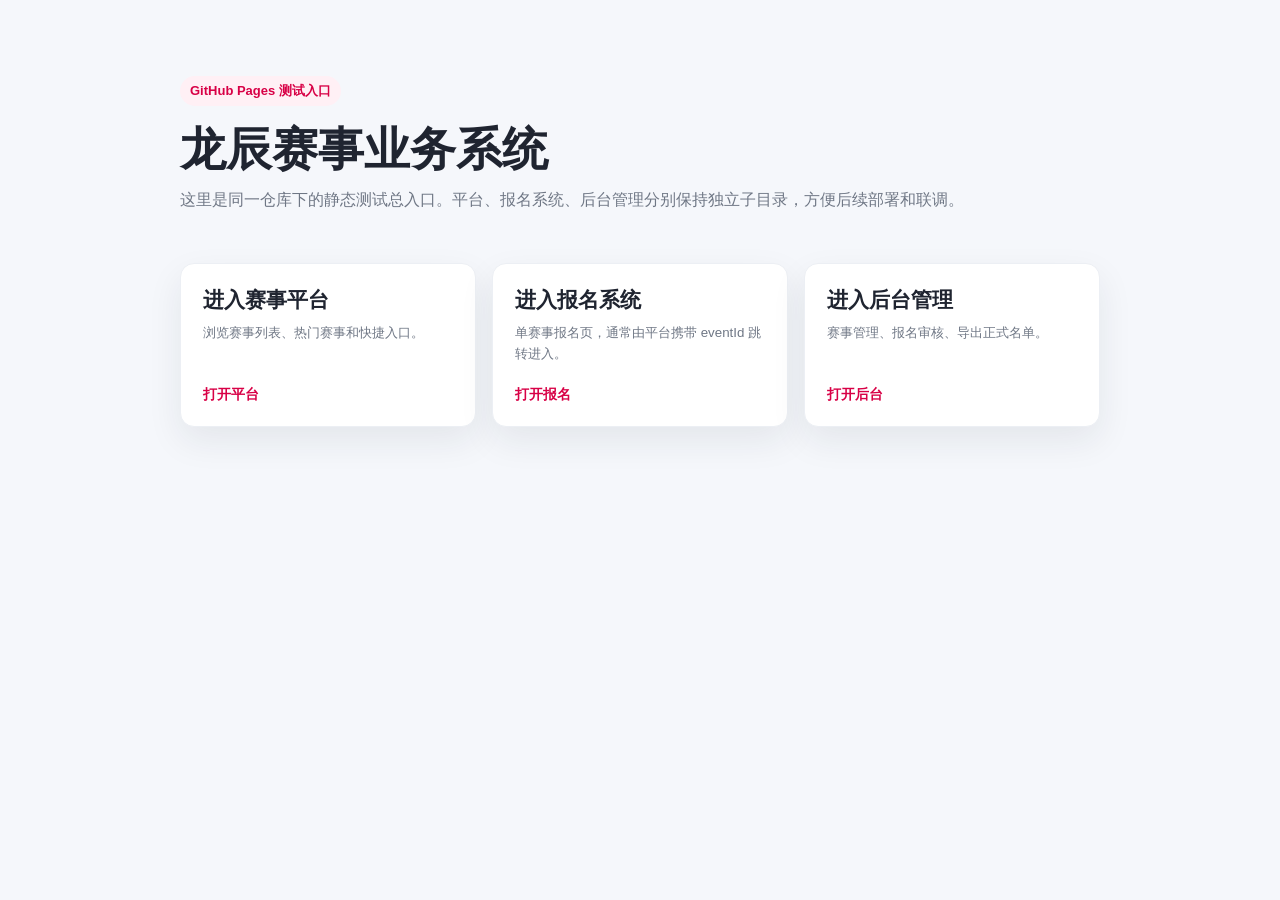
<file: index.html>
<!doctype html>
<html lang="zh-CN">
  <head>
    <meta charset="UTF-8" />
    <meta name="viewport" content="width=device-width, initial-scale=1.0" />
    <title>龙辰赛事系统测试入口</title>
    <style>
      :root {
        color-scheme: light;
        --primary: #d80046;
        --text: #1f2430;
        --muted: #6f7785;
        --line: #eceff4;
        --bg: #f5f7fb;
        --card: #ffffff;
      }

      * {
        box-sizing: border-box;
      }

      body {
        margin: 0;
        min-height: 100vh;
        font-family: -apple-system, BlinkMacSystemFont, "Segoe UI", sans-serif;
        background: var(--bg);
        color: var(--text);
      }

      main {
        width: min(960px, 100%);
        margin: 0 auto;
        padding: 48px 20px;
      }

      .hero {
        padding: 28px 0 22px;
      }

      .hero span {
        display: inline-flex;
        padding: 6px 10px;
        border-radius: 999px;
        background: #fff0f5;
        color: var(--primary);
        font-size: 13px;
        font-weight: 700;
      }

      h1 {
        margin: 18px 0 10px;
        font-size: clamp(30px, 6vw, 46px);
        line-height: 1.12;
      }

      p {
        margin: 0;
        color: var(--muted);
        line-height: 1.7;
      }

      .entry-grid {
        display: grid;
        grid-template-columns: repeat(3, minmax(0, 1fr));
        gap: 16px;
        margin-top: 28px;
      }

      .entry-card {
        display: flex;
        min-height: 164px;
        flex-direction: column;
        justify-content: space-between;
        padding: 22px;
        border: 1px solid var(--line);
        border-radius: 14px;
        background: var(--card);
        color: inherit;
        text-decoration: none;
        box-shadow: 0 14px 35px rgba(31, 36, 48, 0.08);
      }

      .entry-card strong {
        display: block;
        margin-bottom: 8px;
        font-size: 21px;
      }

      .entry-card small {
        color: var(--muted);
        line-height: 1.6;
      }

      .entry-card b {
        color: var(--primary);
        font-size: 14px;
      }

      @media (max-width: 720px) {
        main {
          padding-top: 28px;
        }

        .entry-grid {
          grid-template-columns: 1fr;
        }
      }
    </style>
  </head>
  <body>
    <main>
      <section class="hero">
        <span>GitHub Pages 测试入口</span>
        <h1>龙辰赛事业务系统</h1>
        <p>这里是同一仓库下的静态测试总入口。平台、报名系统、后台管理分别保持独立子目录，方便后续部署和联调。</p>
      </section>

      <section class="entry-grid" aria-label="系统入口">
        <a class="entry-card" href="./event-platform/">
          <div>
            <strong>进入赛事平台</strong>
            <small>浏览赛事列表、热门赛事和快捷入口。</small>
          </div>
          <b>打开平台</b>
        </a>
        <a class="entry-card" href="./registration-system/">
          <div>
            <strong>进入报名系统</strong>
            <small>单赛事报名页，通常由平台携带 eventId 跳转进入。</small>
          </div>
          <b>打开报名</b>
        </a>
        <a class="entry-card" href="./event-admin/">
          <div>
            <strong>进入后台管理</strong>
            <small>赛事管理、报名审核、导出正式名单。</small>
          </div>
          <b>打开后台</b>
        </a>
      </section>
    </main>
  </body>
</html>
</file>
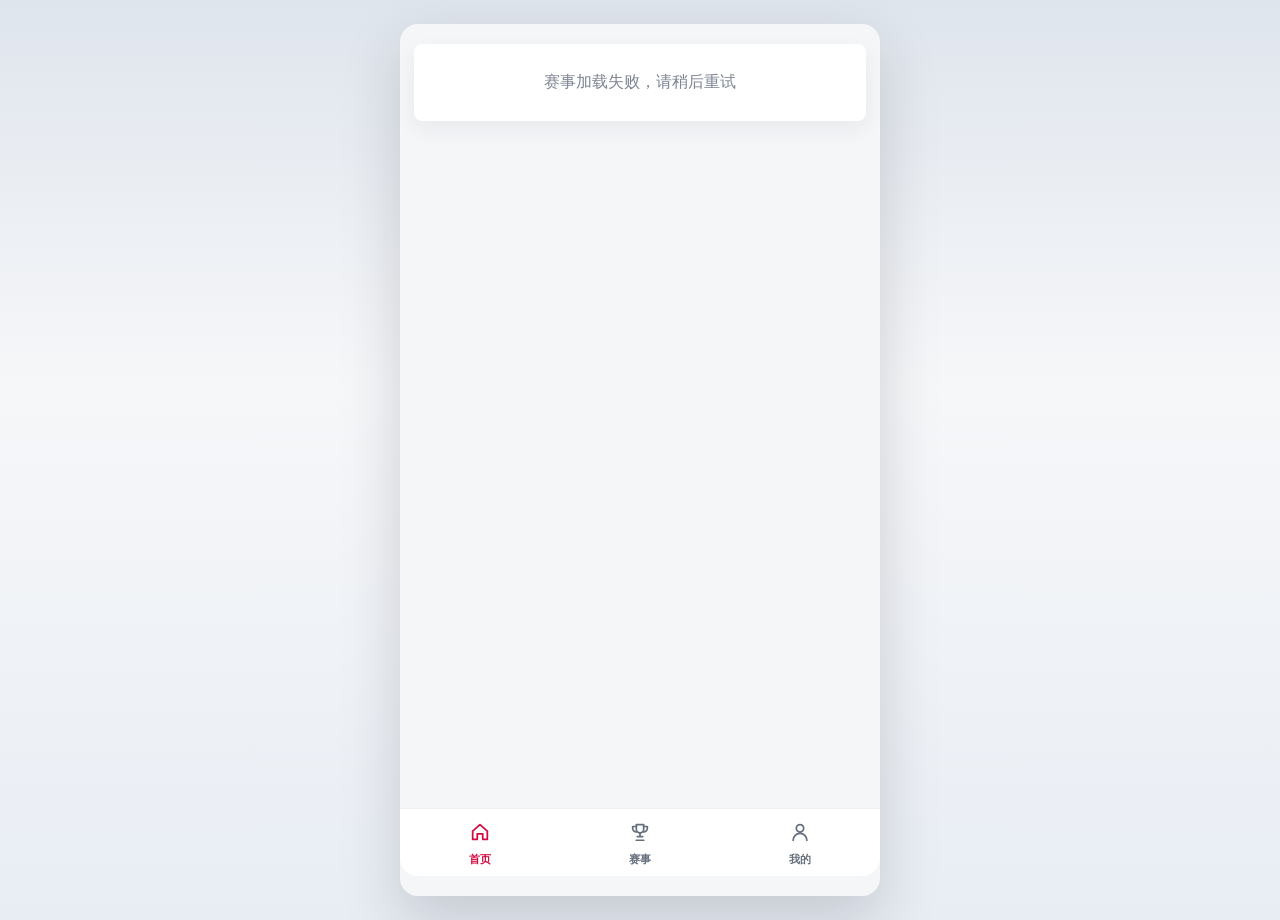
<file: event-platform/index.html>
<!doctype html>
<html lang="zh-CN">
  <head>
    <meta charset="UTF-8" />
    <meta name="viewport" content="width=device-width, initial-scale=1.0" />
    <meta name="description" content="赛事平台首页 V1，浏览赛事、报名入口、成绩查询、订单和保险服务。" />
    <title>赛事平台 V1</title>
    <link rel="stylesheet" href="./styles.css" />
  </head>
  <body>
    <main class="app-shell">
      <section id="app" class="app-screen" aria-live="polite"></section>
      <nav id="bottomNav" class="bottom-nav" aria-label="底部导航"></nav>
    </main>
    <div id="toast" class="toast" role="status" aria-live="polite"></div>

    <script src="./config.js"></script>
    <script src="./data.js"></script>
    <script src="./rules.js"></script>
    <script src="./remote.js"></script>
    <script src="./state.js"></script>
    <script src="./components.js"></script>
    <script src="./app.js"></script>
  </body>
</html>
</file>
<file: event-platform/styles.css>
:root {
  --brand: #d20a42;
  --brand-dark: #a80032;
  --ink: #1f242d;
  --muted: #7d8592;
  --line: #edf0f4;
  --page: #f5f6f8;
  --card: #ffffff;
  --green: #17a36b;
  --amber: #d89012;
  --gray: #8b93a0;
  font-family: -apple-system, BlinkMacSystemFont, "Segoe UI", "PingFang SC", "Microsoft YaHei", sans-serif;
}

* {
  box-sizing: border-box;
}

html {
  min-height: 100%;
  background: #dde3eb;
}

body {
  min-height: 100dvh;
  margin: 0;
  background: linear-gradient(180deg, #dfe5ed 0%, #f6f7f9 42%, #e8edf4 100%);
  color: var(--ink);
}

button {
  font: inherit;
}

.app-shell {
  position: relative;
  width: min(100%, 480px);
  min-height: 100dvh;
  margin: 0 auto;
  overflow: hidden;
  background: var(--page);
  box-shadow: 0 24px 60px rgba(31, 36, 45, 0.18);
}

.app-screen {
  min-height: 100dvh;
  padding-bottom: 92px;
}

.home-page,
.events-page {
  display: grid;
  gap: 18px;
}

.hero {
  position: relative;
  min-height: 296px;
  overflow: hidden;
  background: linear-gradient(145deg, #148357 0%, #19a58f 48%, #0b748b 100%);
  color: #fff;
}

.hero-clickable {
  cursor: pointer;
}

.hero-bg-image {
  position: absolute;
  inset: 0;
  width: 100%;
  height: 100%;
  object-fit: cover;
  opacity: 0.58;
}

.hero.has-banner-image::before {
  content: "";
  position: absolute;
  inset: 0;
  z-index: 1;
  background: linear-gradient(90deg, rgba(14, 80, 77, 0.9) 0%, rgba(18, 128, 116, 0.7) 54%, rgba(14, 80, 77, 0.36) 100%);
}

.hero::after {
  content: "";
  position: absolute;
  right: -80px;
  bottom: -66px;
  width: 260px;
  height: 180px;
  border-radius: 50%;
  background: rgba(255, 255, 255, 0.16);
}

.hero-content {
  position: relative;
  z-index: 2;
  display: grid;
  align-content: end;
  min-height: 296px;
  padding: 34px 22px 34px;
}

.hero-kicker {
  width: fit-content;
  margin-bottom: 12px;
  padding: 6px 10px;
  border: 1px solid rgba(255, 255, 255, 0.4);
  border-radius: 4px;
  font-size: 11px;
  font-weight: 800;
  letter-spacing: 0;
}

.hero h1 {
  max-width: 9em;
  margin: 0;
  font-size: 34px;
  line-height: 1.12;
}

.hero p {
  max-width: 24em;
  margin: 12px 0 0;
  color: rgba(255, 255, 255, 0.86);
  font-size: 14px;
  line-height: 1.7;
}

.hero-tags {
  display: flex;
  flex-wrap: wrap;
  gap: 8px;
  margin-top: 20px;
}

.hero-tags span {
  padding: 6px 10px;
  border-radius: 4px;
  background: rgba(255, 255, 255, 0.18);
  color: #fff;
  font-size: 12px;
  font-weight: 700;
}

.hero-art {
  position: absolute;
  inset: 0;
  z-index: 1;
  pointer-events: none;
}

.hero-line {
  position: absolute;
  left: -60px;
  width: 560px;
  height: 10px;
  border-radius: 999px;
  background: rgba(255, 242, 160, 0.74);
  transform: rotate(-12deg);
}

.hero-line-one {
  top: 122px;
}

.hero-line-two {
  top: 160px;
  left: 26px;
  background: rgba(255, 255, 255, 0.44);
}

.hero-dot {
  position: absolute;
  right: 48px;
  top: 42px;
  width: 58px;
  height: 58px;
  border: 9px solid rgba(255, 255, 255, 0.5);
  border-radius: 50%;
}

.announcement-bar {
  display: grid;
  grid-template-columns: auto minmax(0, 1fr);
  gap: 10px;
  align-items: start;
  margin: -30px 14px 0;
  padding: 12px 14px;
  border-radius: 8px;
  background: #fff;
  box-shadow: 0 10px 26px rgba(31, 36, 45, 0.1);
  z-index: 4;
}

.announcement-bar > span {
  color: var(--brand);
  font-size: 12px;
  font-weight: 900;
}

.announcement-bar div {
  display: grid;
  gap: 6px;
  min-width: 0;
}

.announcement-bar p,
.announcement-bar button {
  margin: 0;
  border: 0;
  background: transparent;
  color: var(--ink);
  font-size: 13px;
  line-height: 1.45;
  text-align: left;
}

.announcement-bar button {
  padding: 0;
}

.announcement-bar + .quick-grid {
  margin-top: 0;
}

.quick-grid {
  display: grid;
  grid-template-columns: repeat(4, 1fr);
  gap: 8px;
  margin: -42px 14px 0;
  padding: 18px 10px;
  border-radius: 8px;
  background: #fff;
  box-shadow: 0 14px 36px rgba(31, 36, 45, 0.12);
  z-index: 3;
}

.quick-action {
  display: grid;
  gap: 6px;
  justify-items: center;
  min-width: 0;
  border: 0;
  background: transparent;
  color: var(--ink);
}

.quick-action strong {
  font-size: 14px;
}

.quick-action small {
  max-width: 100%;
  overflow: hidden;
  color: var(--muted);
  font-size: 10px;
  text-overflow: ellipsis;
  white-space: nowrap;
}

.quick-icon {
  display: grid;
  width: 38px;
  height: 38px;
  place-items: center;
  border-radius: 4px;
  background: #f6f8fb;
  color: var(--brand);
}

.quick-icon svg,
.bottom-nav svg,
.placeholder-symbol svg {
  width: 25px;
  height: 25px;
  fill: none;
  stroke: currentColor;
  stroke-width: 1.9;
  stroke-linecap: round;
  stroke-linejoin: round;
}

.content-section,
.events-page {
  padding: 0 14px;
}

.section-title {
  display: flex;
  align-items: center;
  justify-content: space-between;
  padding: 8px 0 2px;
}

.section-title h2 {
  position: relative;
  margin: 0;
  padding-left: 14px;
  font-size: 23px;
}

.section-title h2::before {
  content: "";
  position: absolute;
  left: 0;
  top: 5px;
  width: 5px;
  height: 24px;
  border-radius: 999px;
  background: var(--brand);
}

.section-title button {
  border: 0;
  background: transparent;
  color: var(--brand);
  font-size: 13px;
  font-weight: 700;
}

.event-list {
  display: grid;
  gap: 12px;
}

.event-card {
  display: grid;
  grid-template-columns: 128px minmax(0, 1fr);
  gap: 12px;
  min-height: 144px;
  padding: 12px;
  border: 0;
  border-radius: 8px;
  background: var(--card);
  box-shadow: 0 8px 22px rgba(31, 36, 45, 0.06);
  cursor: pointer;
}

.event-card:focus-visible {
  outline: 3px solid rgba(210, 10, 66, 0.28);
  outline-offset: 2px;
}

.event-cover {
  position: relative;
  min-width: 0;
  overflow: hidden;
  border-radius: 6px;
  background: #dde4ec;
}

.event-cover img {
  display: block;
  width: 100%;
  height: 100%;
  min-height: 120px;
  object-fit: cover;
}

.event-status {
  position: absolute;
  left: 0;
  top: 0;
  padding: 6px 10px;
  border-bottom-right-radius: 6px;
  color: #fff;
  font-size: 12px;
  font-weight: 800;
}

.status-open {
  background: var(--brand);
}

.status-ended {
  background: var(--gray);
}

.status-upcoming {
  background: var(--amber);
}

.event-info {
  display: grid;
  align-content: start;
  min-width: 0;
}

.event-meta span {
  display: inline-flex;
  width: fit-content;
  margin-bottom: 8px;
  padding: 3px 8px;
  border-radius: 4px;
  border: 1px solid rgba(210, 10, 66, 0.22);
  color: var(--brand);
  font-size: 12px;
}

.event-info h3 {
  margin: 0 0 10px;
  font-size: 18px;
  line-height: 1.38;
}

.event-info p {
  display: grid;
  grid-template-columns: 64px minmax(0, 1fr);
  gap: 6px;
  margin: 0 0 6px;
  color: var(--ink);
  font-size: 13px;
  line-height: 1.45;
}

.event-info p span {
  color: var(--muted);
}

.event-card-compact {
  min-height: 126px;
}

.page-head {
  padding: 26px 8px 4px;
}

.page-head span {
  color: var(--brand);
  font-size: 12px;
  font-weight: 800;
}

.page-head h1 {
  margin: 8px 0 8px;
  font-size: 28px;
}

.page-head p {
  margin: 0;
  color: var(--muted);
  font-size: 14px;
  line-height: 1.7;
}

.placeholder-page {
  display: grid;
  min-height: calc(100dvh - 92px);
  align-content: center;
  justify-items: center;
  gap: 12px;
  padding: 28px;
  text-align: center;
}

.placeholder-symbol {
  display: grid;
  width: 68px;
  height: 68px;
  place-items: center;
  border-radius: 8px;
  background: #fff;
  color: var(--brand);
  box-shadow: 0 10px 28px rgba(31, 36, 45, 0.08);
}

.placeholder-page h1 {
  margin: 10px 0 0;
  font-size: 26px;
}

.placeholder-page p {
  max-width: 22em;
  margin: 0;
  color: var(--muted);
  line-height: 1.7;
}

.placeholder-page button {
  min-width: 132px;
  min-height: 42px;
  border: 0;
  border-radius: 4px;
  background: var(--brand);
  color: #fff;
  font-weight: 800;
}

.empty-panel {
  margin: 20px 14px;
  padding: 28px 16px;
  border-radius: 8px;
  background: #fff;
  color: var(--muted);
  text-align: center;
  box-shadow: 0 8px 22px rgba(31, 36, 45, 0.06);
}

.bottom-nav {
  position: fixed;
  left: 50%;
  bottom: 0;
  z-index: 10;
  display: grid;
  grid-template-columns: repeat(3, 1fr);
  width: min(100%, 480px);
  min-height: 68px;
  transform: translateX(-50%);
  border-top: 1px solid var(--line);
  background: rgba(255, 255, 255, 0.96);
  backdrop-filter: blur(16px);
}

.bottom-nav button {
  display: grid;
  gap: 1px;
  place-items: center;
  min-height: 58px;
  padding: 7px 0 6px;
  border: 0;
  background: transparent;
  color: #666f7c;
  font-size: 11px;
  font-weight: 700;
  line-height: 1.1;
}

.bottom-nav svg {
  width: 22px;
  height: 22px;
}

.bottom-nav span {
  line-height: 1.1;
}

.bottom-nav button.is-active {
  color: var(--brand);
}

.toast {
  position: fixed;
  left: 50%;
  bottom: 92px;
  z-index: 30;
  max-width: min(86vw, 360px);
  padding: 10px 14px;
  transform: translateX(-50%) translateY(18px);
  border-radius: 4px;
  background: rgba(31, 36, 45, 0.92);
  color: #fff;
  font-size: 14px;
  opacity: 0;
  pointer-events: none;
  transition: 0.18s ease;
}

.toast.is-visible {
  transform: translateX(-50%) translateY(0);
  opacity: 1;
}

@media (min-width: 640px) {
  body {
    padding: 24px 0;
  }

  .app-shell {
    min-height: calc(100dvh - 48px);
    border-radius: 18px;
  }

  .app-screen {
    min-height: calc(100dvh - 48px);
  }

  .bottom-nav {
    bottom: 24px;
    border-bottom-right-radius: 18px;
    border-bottom-left-radius: 18px;
  }
}
</file>
